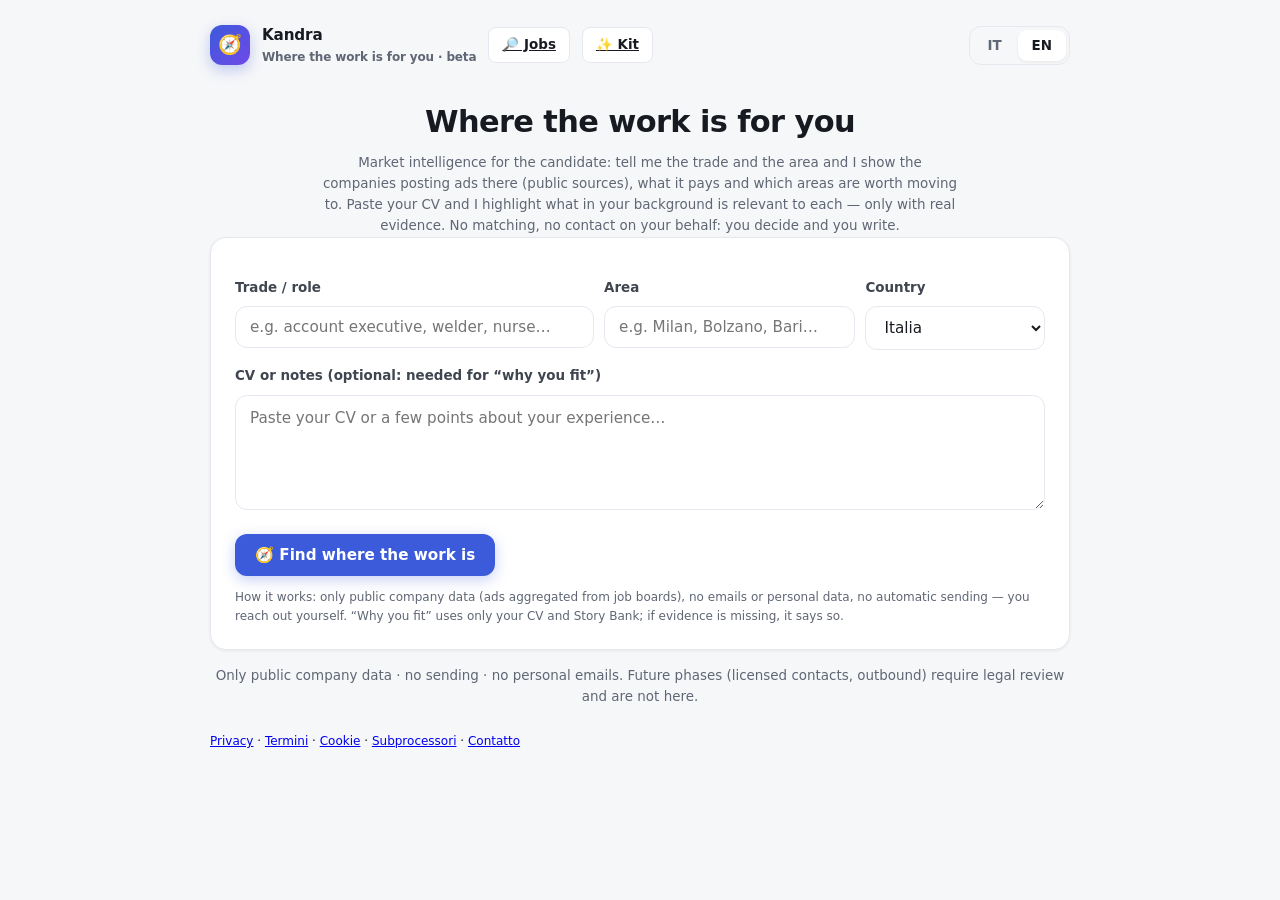
<file: caccia.html>
<!DOCTYPE html>
<html lang="it">
<head>
<meta charset="UTF-8">
<meta name="viewport" content="width=device-width, initial-scale=1.0">
<title>Dove sta il lavoro per te — Kandra</title>
<meta name="theme-color" content="#3b5bdb">
<meta name="description" content="Aziende che assumono nel tuo mestiere e nella tua zona, quanto puoi guadagnare e dove conviene spostarti. Solo dati pubblici, contatti tu di persona.">
<meta name="robots" content="noindex,follow">
<!-- SITE-BASE: aggiornare al cambio dominio -->
<link rel="canonical" href="https://livecallcopilot459adf1e-api-prod.functions.fnc.fr-par.scw.cloud/app/caccia.html">
<link rel="icon" type="image/png" sizes="32x32" href="icons/favicon-32.png">
<link rel="stylesheet" href="assets/design-system-v3.css">
<link rel="stylesheet" href="assets/page-caccia-v1.css">
</head>
<body class="ds-page">
<a href="#main" class="skip-link" data-i="skipLink">Salta al contenuto</a>
<div class="ds-wrap">
  <header class="topbar">
    <div class="logo" aria-hidden="true">🧭</div>
    <div class="brand">Kandra<small data-i="brandSub"></small></div>
    <nav aria-label="Sezioni del sito" class="topnav">
      <a class="ds-btn ds-btn-ghost ds-btn-sm" href="jobs.html" data-i="toJobs"></a>
      <a class="ds-btn ds-btn-ghost ds-btn-sm" href="kit.html" data-i="toKit"></a>
    </nav>
    <div class="ds-seg" id="langSeg" role="group" aria-label="Lingua / Language">
      <button data-lang="it" class="on" aria-pressed="true">IT</button>
      <button data-lang="en" aria-pressed="false">EN</button>
    </div>
  </header>

  <main id="main">
  <div class="hero">
    <h1 class="ds-h1" data-i="heroH"></h1>
    <p class="ds-muted" data-i="heroP"></p>
  </div>

  <div class="ds-card">
    <form id="huntForm" novalidate>
      <div class="grid3">
        <div><label class="ds-label" for="what" data-i="whatL"></label><input class="ds-input" id="what" required aria-required="true" data-i-ph="whatPh"></div>
        <div><label class="ds-label" for="where" data-i="whereL"></label><input class="ds-input" id="where" required aria-required="true" data-i-ph="wherePh"></div>
        <div><label class="ds-label" for="country" data-i="countryL"></label><select class="ds-select" id="country">
          <option value="it" selected>Italia</option><option value="fr">France</option><option value="de">Deutschland</option><option value="es">España</option>
          <option value="nl">Nederland</option><option value="be">Belgique</option><option value="at">Österreich</option><option value="pt">Portugal</option><option value="gb">United Kingdom</option>
        </select></div>
      </div>
      <label class="ds-label" for="cv" data-i="cvL"></label>
      <textarea class="ds-textarea" id="cv" rows="4" maxlength="8000" data-i-ph="cvPh"></textarea>
      <div style="display:flex;gap:10px;align-items:center;flex-wrap:wrap;margin-top:var(--ds-s4)">
        <button type="submit" class="ds-btn ds-btn-primary" id="goBtn" data-i="go"></button>
        <button type="button" class="ds-btn ds-btn-ghost ds-btn-sm" id="cancelBtn" style="display:none" data-i="cancel"></button>
        <span class="ds-status" id="status" role="status"></span>
      </div>
      <div class="visually-hidden" id="a11yAlert" role="alert"></div>
    </form>
    <p class="ds-muted guard" data-i="guard"></p>
  </div>

  <!-- risultati: costruiti SOLO con nodi -->
  <div id="results" style="display:none">
    <div class="ds-card"><h2 class="ds-h2" data-i="compH"></h2><p class="ds-muted" data-i="compSub"></p><div id="companies"></div></div>
    <div class="ds-card"><h2 class="ds-h2" data-i="earnH"></h2><div id="earn"></div></div>
    <div class="ds-card"><h2 class="ds-h2" data-i="moveH"></h2><p class="ds-muted" id="moveNote"></p><div id="move"></div></div>
  </div>
  </main>

  <footer class="ds-muted" style="text-align:center" data-i="foot"></footer>
  <nav class="legal-links" aria-label="Legale" style="font-size:var(--ds-t-xs);margin-top:8px"><a href="privacy.html">Privacy</a> · <a href="termini.html">Termini</a> · <a href="cookie.html">Cookie</a> · <a href="subprocessori.html">Subprocessori</a> · <a href="contatto.html">Contatto</a></nav>
</div>
<script src="assets/lcc-core-v4.js"></script>
<script src="assets/caccia-v2.js"></script>
</body>
</html>
</file>
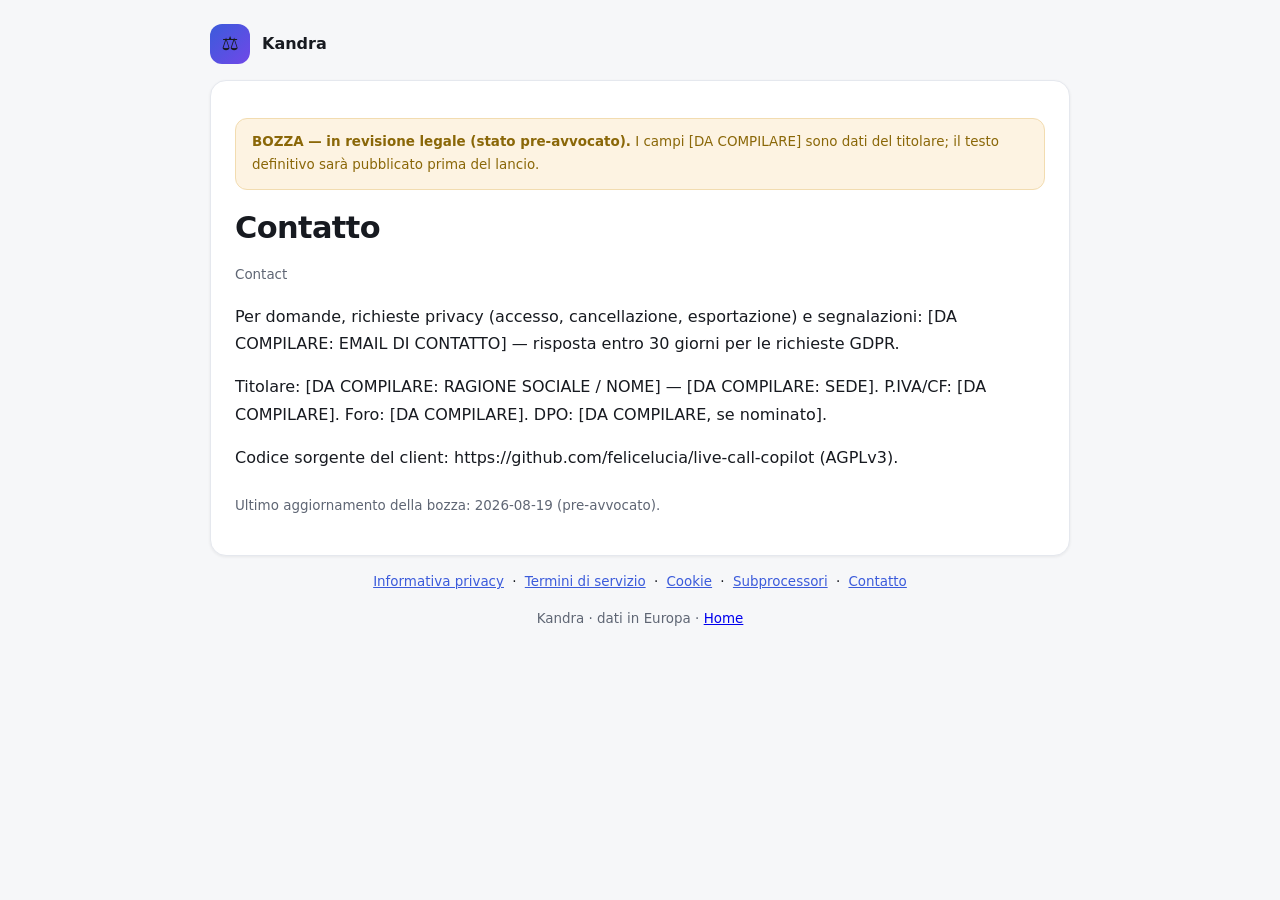
<file: contatto.html>
<!DOCTYPE html>
<html lang="it">
<head>
<meta charset="UTF-8">
<meta name="viewport" content="width=device-width, initial-scale=1.0">
<title>Contatto — Kandra</title>
<meta name="robots" content="noindex,follow">
<meta name="description" content="Contatto di Kandra — bozza in revisione legale.">
<!-- SITE-BASE: aggiornare al cambio dominio -->
<link rel="canonical" href="https://livecallcopilot459adf1e-api-prod.functions.fnc.fr-par.scw.cloud/app/contatto.html">
<link rel="icon" type="image/png" sizes="32x32" href="icons/favicon-32.png">
<link rel="stylesheet" href="assets/design-system-v3.css">
<link rel="stylesheet" href="assets/page-legal-v1.css">
</head>
<body class="ds-page">
<a href="#main" class="skip-link">Salta al contenuto</a>
<div class="ds-wrap">
  <header class="topbar"><div class="logo" aria-hidden="true">⚖️</div><a class="brand" href="landing.html">Kandra</a></header>
  <main id="main">
    <div class="ds-card">
      <p class="draft" role="note"><strong>BOZZA — in revisione legale (stato pre-avvocato).</strong> I campi [DA COMPILARE] sono dati del titolare; il testo definitivo sarà pubblicato prima del lancio.</p>
      <h1 class="ds-h1">Contatto</h1>
      <p class="ds-muted" lang="en">Contact</p>
      <p>Per domande, richieste privacy (accesso, cancellazione, esportazione) e segnalazioni: [DA COMPILARE: EMAIL DI CONTATTO] — risposta entro 30 giorni per le richieste GDPR.</p>
      <p>Titolare: [DA COMPILARE: RAGIONE SOCIALE / NOME] — [DA COMPILARE: SEDE]. P.IVA/CF: [DA COMPILARE]. Foro: [DA COMPILARE]. DPO: [DA COMPILARE, se nominato].</p>
      <p>Codice sorgente del client: https://github.com/felicelucia/live-call-copilot (AGPLv3).</p>
      <p class="ds-muted" style="margin-top:var(--ds-s5)">Ultimo aggiornamento della bozza: 2026-08-19 (pre-avvocato).</p>
    </div>
    <nav class="legalnav" aria-label="Pagine legali"><a href="privacy.html">Informativa privacy</a> · <a href="termini.html">Termini di servizio</a> · <a href="cookie.html">Cookie</a> · <a href="subprocessori.html">Subprocessori</a> · <a href="contatto.html">Contatto</a></nav>
  </main>
  <footer class="ds-muted" style="text-align:center">Kandra · dati in Europa · <a href="landing.html">Home</a></footer>
</div>
<script src="assets/lcc-core-v4.js"></script>
</body>
</html>
</file>
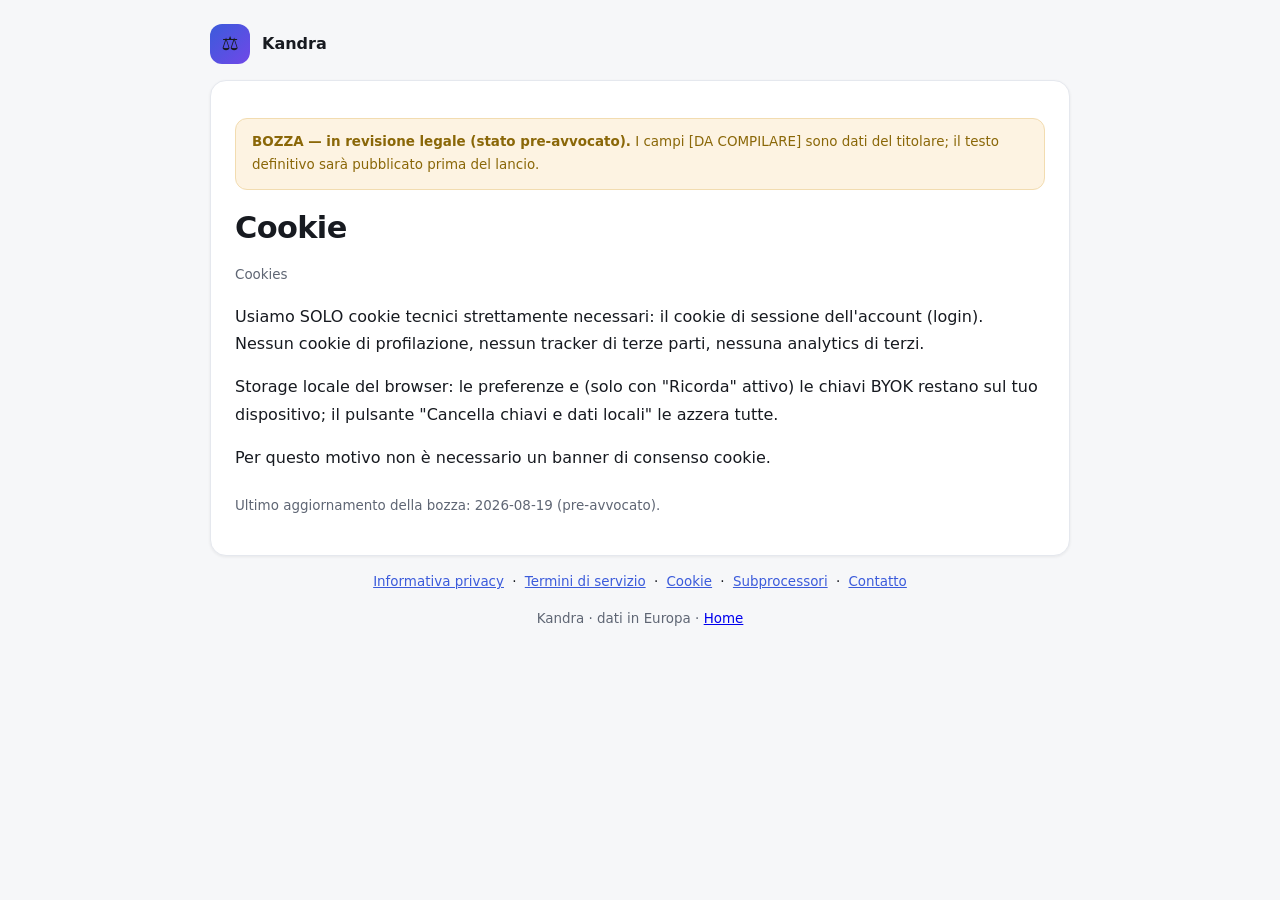
<file: cookie.html>
<!DOCTYPE html>
<html lang="it">
<head>
<meta charset="UTF-8">
<meta name="viewport" content="width=device-width, initial-scale=1.0">
<title>Cookie — Kandra</title>
<meta name="robots" content="noindex,follow">
<meta name="description" content="Cookie di Kandra — bozza in revisione legale.">
<!-- SITE-BASE: aggiornare al cambio dominio -->
<link rel="canonical" href="https://livecallcopilot459adf1e-api-prod.functions.fnc.fr-par.scw.cloud/app/cookie.html">
<link rel="icon" type="image/png" sizes="32x32" href="icons/favicon-32.png">
<link rel="stylesheet" href="assets/design-system-v3.css">
<link rel="stylesheet" href="assets/page-legal-v1.css">
</head>
<body class="ds-page">
<a href="#main" class="skip-link">Salta al contenuto</a>
<div class="ds-wrap">
  <header class="topbar"><div class="logo" aria-hidden="true">⚖️</div><a class="brand" href="landing.html">Kandra</a></header>
  <main id="main">
    <div class="ds-card">
      <p class="draft" role="note"><strong>BOZZA — in revisione legale (stato pre-avvocato).</strong> I campi [DA COMPILARE] sono dati del titolare; il testo definitivo sarà pubblicato prima del lancio.</p>
      <h1 class="ds-h1">Cookie</h1>
      <p class="ds-muted" lang="en">Cookies</p>
      <p>Usiamo SOLO cookie tecnici strettamente necessari: il cookie di sessione dell'account (login). Nessun cookie di profilazione, nessun tracker di terze parti, nessuna analytics di terzi.</p>
      <p>Storage locale del browser: le preferenze e (solo con "Ricorda" attivo) le chiavi BYOK restano sul tuo dispositivo; il pulsante "Cancella chiavi e dati locali" le azzera tutte.</p>
      <p>Per questo motivo non è necessario un banner di consenso cookie.</p>
      <p class="ds-muted" style="margin-top:var(--ds-s5)">Ultimo aggiornamento della bozza: 2026-08-19 (pre-avvocato).</p>
    </div>
    <nav class="legalnav" aria-label="Pagine legali"><a href="privacy.html">Informativa privacy</a> · <a href="termini.html">Termini di servizio</a> · <a href="cookie.html">Cookie</a> · <a href="subprocessori.html">Subprocessori</a> · <a href="contatto.html">Contatto</a></nav>
  </main>
  <footer class="ds-muted" style="text-align:center">Kandra · dati in Europa · <a href="landing.html">Home</a></footer>
</div>
<script src="assets/lcc-core-v4.js"></script>
</body>
</html>
</file>
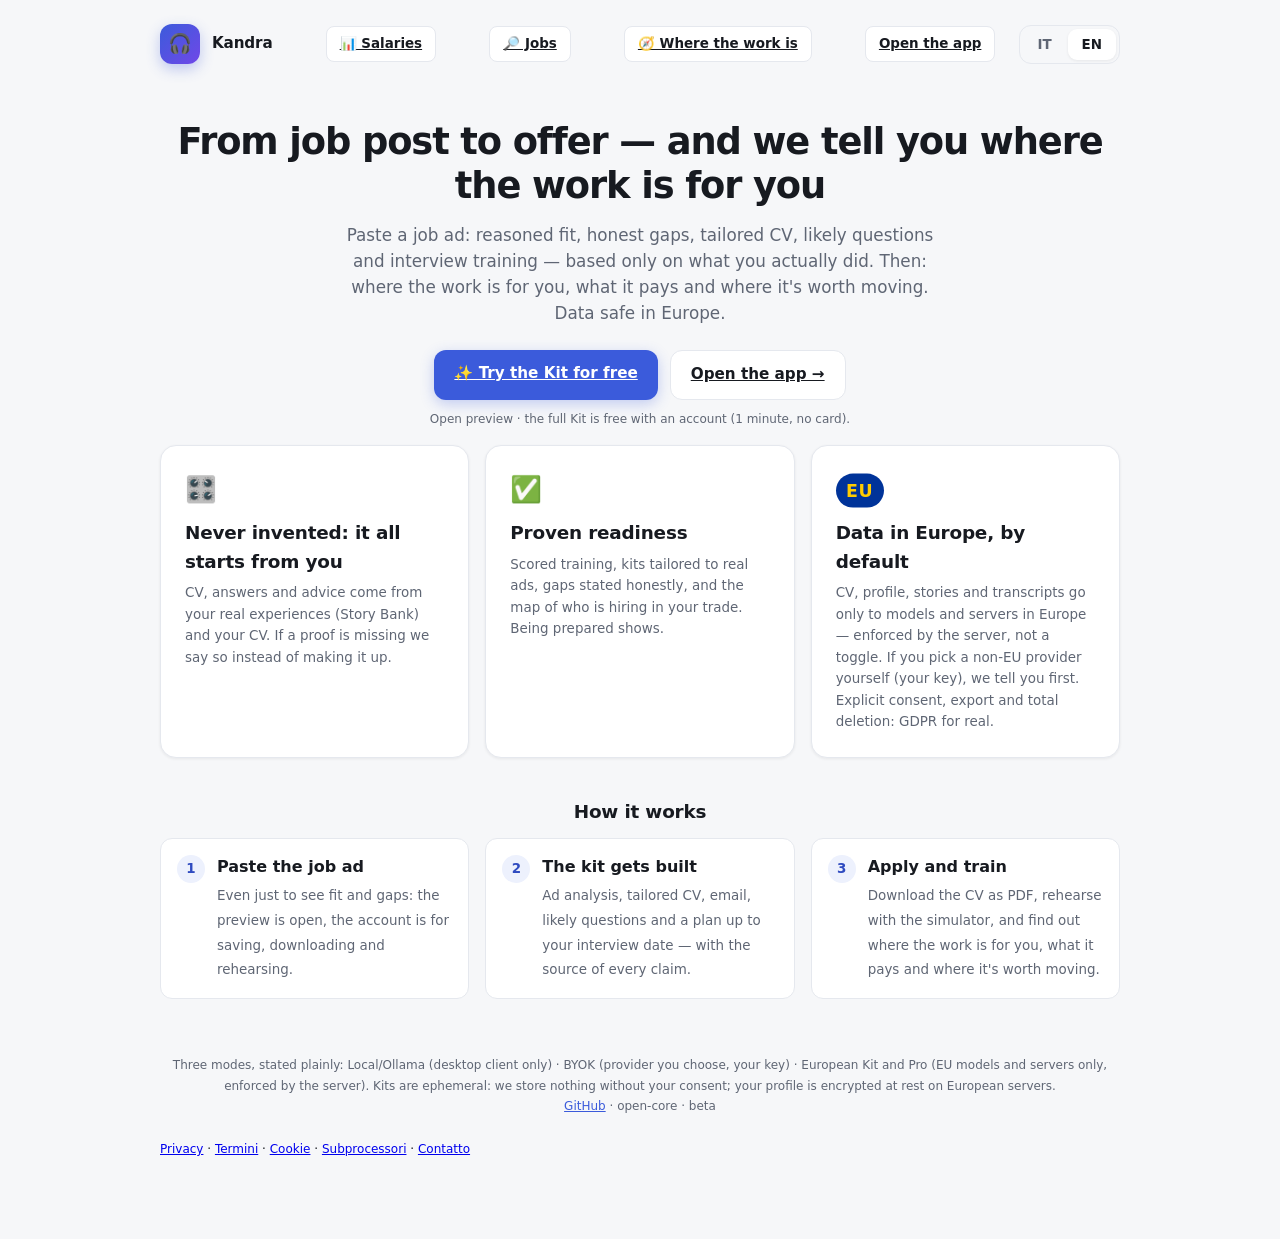
<file: landing.html>
﻿<!DOCTYPE html>
<html lang="it">
<head>
<meta charset="UTF-8">
<meta name="viewport" content="width=device-width, initial-scale=1.0">
<title>Kandra — dal job post all'offerta</title>
<meta name="theme-color" content="#3b5bdb">
<meta name="description" content="Dal job post all'offerta: CV su misura, colloquio allenato, storie vere. E ti diciamo dove sta il lavoro per te, quanto rende e dove conviene spostarti. Dati al sicuro in Europa.">
<!-- ═══ SITE-BASE (URL assoluti richiesti dagli scraper OG, che non eseguono JS):
     al cambio dominio aggiornare SOLO questo blocco. ═══ -->
<link rel="canonical" href="https://livecallcopilot459adf1e-api-prod.functions.fnc.fr-par.scw.cloud/app/landing.html">
<meta property="og:type" content="website">
<meta property="og:site_name" content="Kandra">
<meta property="og:title" content="Kandra — dal job post all'offerta">
<meta property="og:description" content="Dal job post all'offerta: CV su misura, colloquio allenato, storie vere. E ti diciamo dove sta il lavoro per te, quanto rende e dove conviene spostarti. Dati al sicuro in Europa.">
<meta property="og:url" content="https://livecallcopilot459adf1e-api-prod.functions.fnc.fr-par.scw.cloud/app/landing.html">
<meta property="og:image" content="https://livecallcopilot459adf1e-api-prod.functions.fnc.fr-par.scw.cloud/app/assets/social-card-v1.png">
<meta property="og:image:width" content="1200">
<meta property="og:image:height" content="630">
<meta property="og:locale" content="it_IT">
<meta property="og:locale:alternate" content="en_GB">
<meta name="twitter:card" content="summary_large_image">
<meta name="twitter:title" content="Kandra — dal job post all'offerta">
<meta name="twitter:description" content="Dal job post all'offerta — CV su misura, colloqui allenati, dati al sicuro in Europa.">
<meta name="twitter:image" content="https://livecallcopilot459adf1e-api-prod.functions.fnc.fr-par.scw.cloud/app/assets/social-card-v1.png">
<!-- ═══ fine SITE-BASE ═══ -->
<link rel="icon" type="image/png" sizes="32x32" href="icons/favicon-32.png">
<link rel="stylesheet" href="assets/design-system-v3.css">
<link rel="stylesheet" href="assets/page-landing-v1.css">
</head>
<body class="ds-page">
<a href="#main" class="skip-link" data-i="skipLink">Salta al contenuto</a>
<div class="ds-wrap" style="max-width:960px">

  <header class="topbar">
    <div class="logo" aria-hidden="true">🎧</div>
    <div class="brand">Kandra</div>
    <nav aria-label="Sezioni del sito" style="display:contents">
      <a class="ds-btn ds-btn-ghost ds-btn-sm" href="/stipendi" data-i="navSal"></a>
      <a class="ds-btn ds-btn-ghost ds-btn-sm" href="jobs.html" data-i="navJobs"></a>
      <a class="ds-btn ds-btn-ghost ds-btn-sm" href="caccia.html" data-i="navHunt"></a>
      <a class="ds-btn ds-btn-ghost ds-btn-sm" href="index.html" data-i="openApp"></a>
    </nav>
    <div class="ds-seg" id="langSeg" role="group" aria-label="Lingua / Language">
      <button data-lang="it" class="on" aria-pressed="true">IT</button>
      <button data-lang="en" aria-pressed="false">EN</button>
    </div>
  </header>

  <main id="main">
  <div class="hero">
    <h1 data-i="heroH"></h1>
    <p data-i="heroP"></p>
    <div class="cta">
      <a class="ds-btn ds-btn-primary" href="kit.html" data-i="ctaKit"></a>
      <a class="ds-btn ds-btn-ghost" href="index.html" data-i="ctaApp"></a>
    </div>
    <div class="ds-muted" style="font-size:var(--ds-t-xs);margin-top:10px" data-i="ctaNote"></div>
  </div>

  <h2 class="visually-hidden" data-i="pillarsH">Perché Kandra</h2>
  <div class="pillars">
    <div class="pillar"><div class="ic" aria-hidden="true">🎛️</div><h3 data-i="p1H"></h3><p data-i="p1P"></p></div>
    <div class="pillar"><div class="ic" aria-hidden="true">✅</div><h3 data-i="p2H"></h3><p data-i="p2P"></p></div>
    <div class="pillar"><div class="ic"><span class="ds-eu">EU</span></div><h3 data-i="p3H"></h3><p data-i="p3P"></p></div>
  </div>

  <h2 class="ds-h2 sect-title" data-i="howH"></h2>
  <div class="steps">
    <div class="step"><b data-i="s1H"></b><span data-i="s1P"></span></div>
    <div class="step"><b data-i="s2H"></b><span data-i="s2P"></span></div>
    <div class="step"><b data-i="s3H"></b><span data-i="s3P"></span></div>
  </div>
  </main>

  <footer>
    <span data-i="footPriv"></span><br>
    <a href="https://github.com/felicelucia/live-call-copilot" target="_blank" rel="noopener">GitHub</a> · <span data-i="footBeta"></span>
  </footer>
  <nav class="legal-links" aria-label="Legale" style="font-size:var(--ds-t-xs);margin-top:8px"><a href="privacy.html">Privacy</a> · <a href="termini.html">Termini</a> · <a href="cookie.html">Cookie</a> · <a href="subprocessori.html">Subprocessori</a> · <a href="contatto.html">Contatto</a></nav>
</div>

<script src="assets/lcc-core-v4.js"></script>
<script src="assets/landing-v8.js"></script>
</body>
</html>
</file>
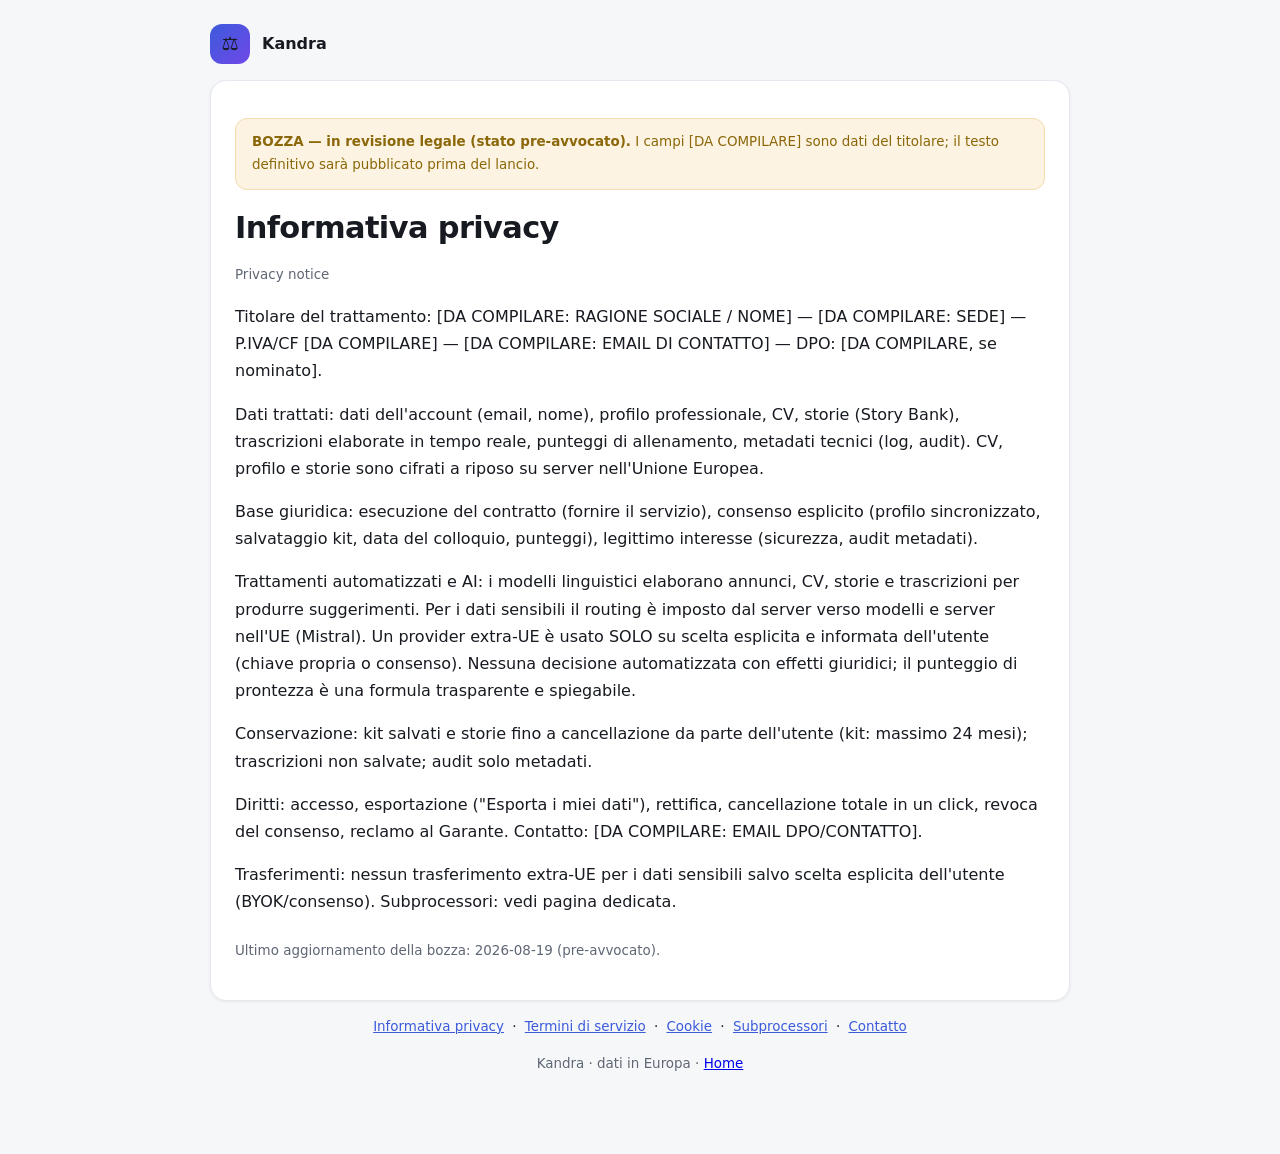
<file: privacy.html>
<!DOCTYPE html>
<html lang="it">
<head>
<meta charset="UTF-8">
<meta name="viewport" content="width=device-width, initial-scale=1.0">
<title>Informativa privacy — Kandra</title>
<meta name="robots" content="noindex,follow">
<meta name="description" content="Informativa privacy di Kandra — bozza in revisione legale.">
<!-- SITE-BASE: aggiornare al cambio dominio -->
<link rel="canonical" href="https://livecallcopilot459adf1e-api-prod.functions.fnc.fr-par.scw.cloud/app/privacy.html">
<link rel="icon" type="image/png" sizes="32x32" href="icons/favicon-32.png">
<link rel="stylesheet" href="assets/design-system-v3.css">
<link rel="stylesheet" href="assets/page-legal-v1.css">
</head>
<body class="ds-page">
<a href="#main" class="skip-link">Salta al contenuto</a>
<div class="ds-wrap">
  <header class="topbar"><div class="logo" aria-hidden="true">⚖️</div><a class="brand" href="landing.html">Kandra</a></header>
  <main id="main">
    <div class="ds-card">
      <p class="draft" role="note"><strong>BOZZA — in revisione legale (stato pre-avvocato).</strong> I campi [DA COMPILARE] sono dati del titolare; il testo definitivo sarà pubblicato prima del lancio.</p>
      <h1 class="ds-h1">Informativa privacy</h1>
      <p class="ds-muted" lang="en">Privacy notice</p>
      <p>Titolare del trattamento: [DA COMPILARE: RAGIONE SOCIALE / NOME] — [DA COMPILARE: SEDE] — P.IVA/CF [DA COMPILARE] — [DA COMPILARE: EMAIL DI CONTATTO] — DPO: [DA COMPILARE, se nominato].</p>
      <p>Dati trattati: dati dell'account (email, nome), profilo professionale, CV, storie (Story Bank), trascrizioni elaborate in tempo reale, punteggi di allenamento, metadati tecnici (log, audit). CV, profilo e storie sono cifrati a riposo su server nell'Unione Europea.</p>
      <p>Base giuridica: esecuzione del contratto (fornire il servizio), consenso esplicito (profilo sincronizzato, salvataggio kit, data del colloquio, punteggi), legittimo interesse (sicurezza, audit metadati).</p>
      <p>Trattamenti automatizzati e AI: i modelli linguistici elaborano annunci, CV, storie e trascrizioni per produrre suggerimenti. Per i dati sensibili il routing è imposto dal server verso modelli e server nell'UE (Mistral). Un provider extra-UE è usato SOLO su scelta esplicita e informata dell'utente (chiave propria o consenso). Nessuna decisione automatizzata con effetti giuridici; il punteggio di prontezza è una formula trasparente e spiegabile.</p>
      <p>Conservazione: kit salvati e storie fino a cancellazione da parte dell'utente (kit: massimo 24 mesi); trascrizioni non salvate; audit solo metadati.</p>
      <p>Diritti: accesso, esportazione ("Esporta i miei dati"), rettifica, cancellazione totale in un click, revoca del consenso, reclamo al Garante. Contatto: [DA COMPILARE: EMAIL DPO/CONTATTO].</p>
      <p>Trasferimenti: nessun trasferimento extra-UE per i dati sensibili salvo scelta esplicita dell'utente (BYOK/consenso). Subprocessori: vedi pagina dedicata.</p>
      <p class="ds-muted" style="margin-top:var(--ds-s5)">Ultimo aggiornamento della bozza: 2026-08-19 (pre-avvocato).</p>
    </div>
    <nav class="legalnav" aria-label="Pagine legali"><a href="privacy.html">Informativa privacy</a> · <a href="termini.html">Termini di servizio</a> · <a href="cookie.html">Cookie</a> · <a href="subprocessori.html">Subprocessori</a> · <a href="contatto.html">Contatto</a></nav>
  </main>
  <footer class="ds-muted" style="text-align:center">Kandra · dati in Europa · <a href="landing.html">Home</a></footer>
</div>
<script src="assets/lcc-core-v4.js"></script>
</body>
</html>
</file>
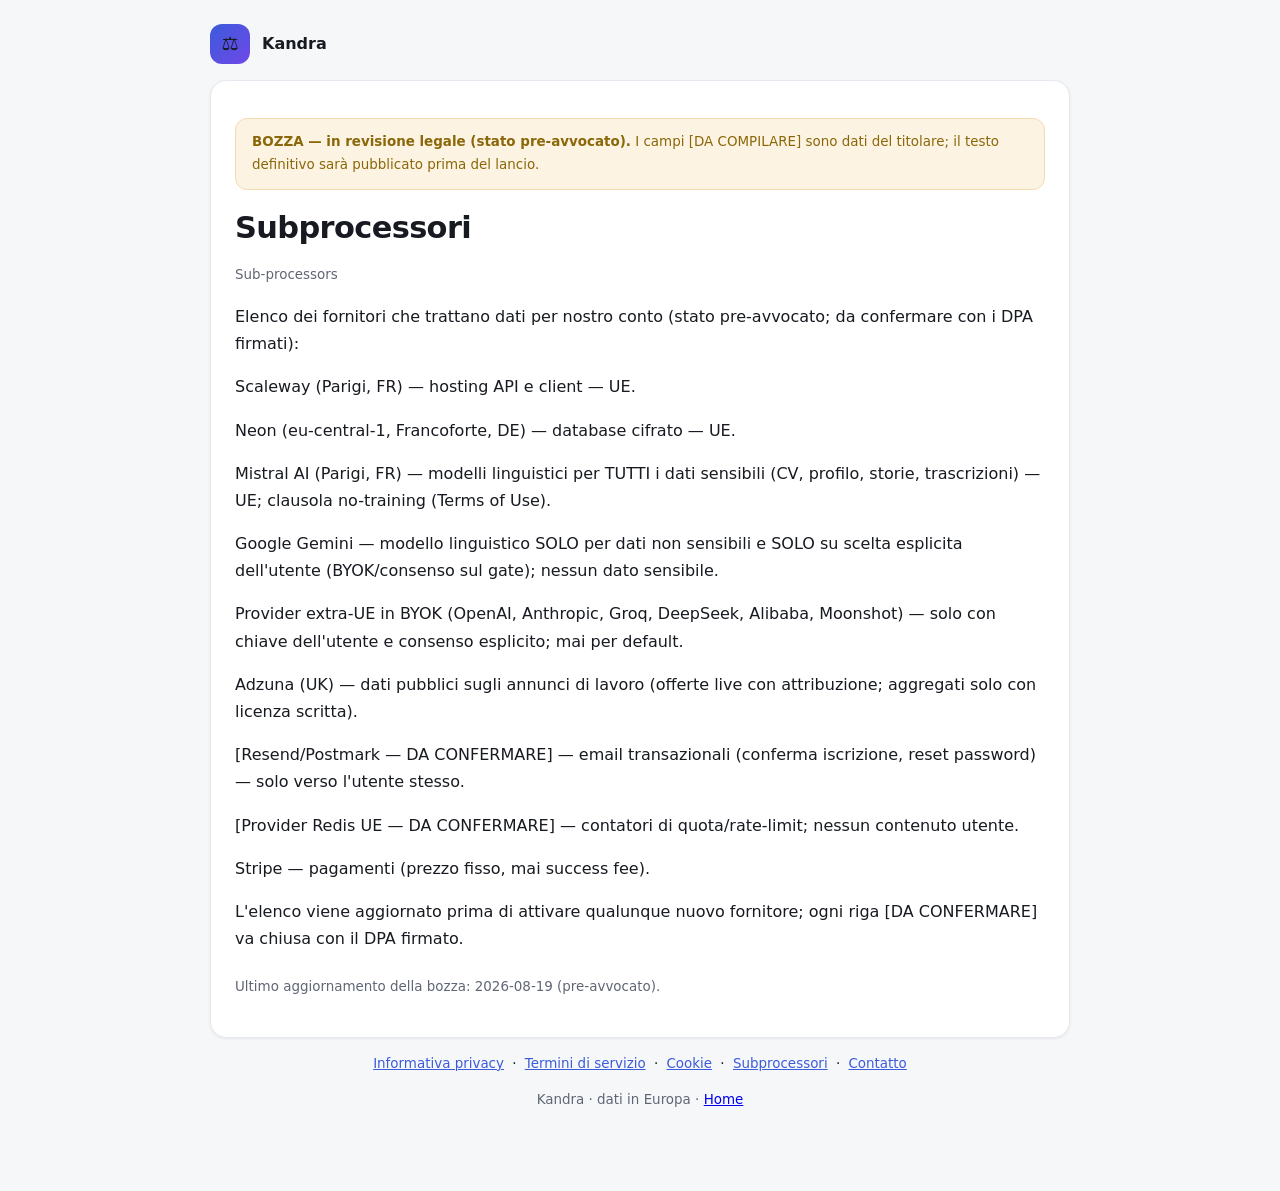
<file: subprocessori.html>
<!DOCTYPE html>
<html lang="it">
<head>
<meta charset="UTF-8">
<meta name="viewport" content="width=device-width, initial-scale=1.0">
<title>Subprocessori — Kandra</title>
<meta name="robots" content="noindex,follow">
<meta name="description" content="Subprocessori di Kandra — bozza in revisione legale.">
<!-- SITE-BASE: aggiornare al cambio dominio -->
<link rel="canonical" href="https://livecallcopilot459adf1e-api-prod.functions.fnc.fr-par.scw.cloud/app/subprocessori.html">
<link rel="icon" type="image/png" sizes="32x32" href="icons/favicon-32.png">
<link rel="stylesheet" href="assets/design-system-v3.css">
<link rel="stylesheet" href="assets/page-legal-v1.css">
</head>
<body class="ds-page">
<a href="#main" class="skip-link">Salta al contenuto</a>
<div class="ds-wrap">
  <header class="topbar"><div class="logo" aria-hidden="true">⚖️</div><a class="brand" href="landing.html">Kandra</a></header>
  <main id="main">
    <div class="ds-card">
      <p class="draft" role="note"><strong>BOZZA — in revisione legale (stato pre-avvocato).</strong> I campi [DA COMPILARE] sono dati del titolare; il testo definitivo sarà pubblicato prima del lancio.</p>
      <h1 class="ds-h1">Subprocessori</h1>
      <p class="ds-muted" lang="en">Sub-processors</p>
      <p>Elenco dei fornitori che trattano dati per nostro conto (stato pre-avvocato; da confermare con i DPA firmati):</p>
      <p>Scaleway (Parigi, FR) — hosting API e client — UE.</p>
      <p>Neon (eu-central-1, Francoforte, DE) — database cifrato — UE.</p>
      <p>Mistral AI (Parigi, FR) — modelli linguistici per TUTTI i dati sensibili (CV, profilo, storie, trascrizioni) — UE; clausola no-training (Terms of Use).</p>
      <p>Google Gemini — modello linguistico SOLO per dati non sensibili e SOLO su scelta esplicita dell'utente (BYOK/consenso sul gate); nessun dato sensibile.</p>
      <p>Provider extra-UE in BYOK (OpenAI, Anthropic, Groq, DeepSeek, Alibaba, Moonshot) — solo con chiave dell'utente e consenso esplicito; mai per default.</p>
      <p>Adzuna (UK) — dati pubblici sugli annunci di lavoro (offerte live con attribuzione; aggregati solo con licenza scritta).</p>
      <p>[Resend/Postmark — DA CONFERMARE] — email transazionali (conferma iscrizione, reset password) — solo verso l'utente stesso.</p>
      <p>[Provider Redis UE — DA CONFERMARE] — contatori di quota/rate-limit; nessun contenuto utente.</p>
      <p>Stripe — pagamenti (prezzo fisso, mai success fee).</p>
      <p>L'elenco viene aggiornato prima di attivare qualunque nuovo fornitore; ogni riga [DA CONFERMARE] va chiusa con il DPA firmato.</p>
      <p class="ds-muted" style="margin-top:var(--ds-s5)">Ultimo aggiornamento della bozza: 2026-08-19 (pre-avvocato).</p>
    </div>
    <nav class="legalnav" aria-label="Pagine legali"><a href="privacy.html">Informativa privacy</a> · <a href="termini.html">Termini di servizio</a> · <a href="cookie.html">Cookie</a> · <a href="subprocessori.html">Subprocessori</a> · <a href="contatto.html">Contatto</a></nav>
  </main>
  <footer class="ds-muted" style="text-align:center">Kandra · dati in Europa · <a href="landing.html">Home</a></footer>
</div>
<script src="assets/lcc-core-v4.js"></script>
</body>
</html>
</file>
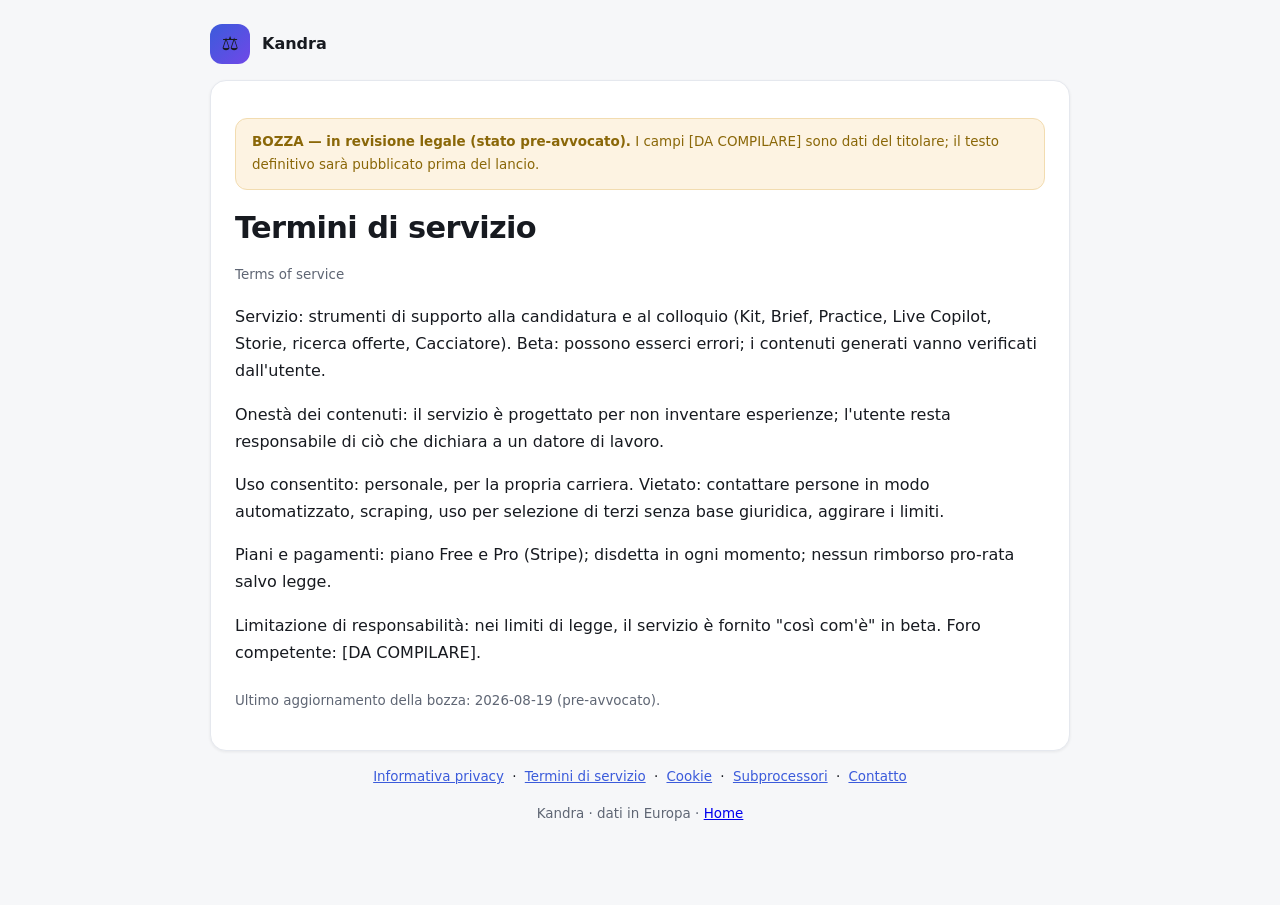
<file: termini.html>
<!DOCTYPE html>
<html lang="it">
<head>
<meta charset="UTF-8">
<meta name="viewport" content="width=device-width, initial-scale=1.0">
<title>Termini di servizio — Kandra</title>
<meta name="robots" content="noindex,follow">
<meta name="description" content="Termini di servizio di Kandra — bozza in revisione legale.">
<!-- SITE-BASE: aggiornare al cambio dominio -->
<link rel="canonical" href="https://livecallcopilot459adf1e-api-prod.functions.fnc.fr-par.scw.cloud/app/termini.html">
<link rel="icon" type="image/png" sizes="32x32" href="icons/favicon-32.png">
<link rel="stylesheet" href="assets/design-system-v3.css">
<link rel="stylesheet" href="assets/page-legal-v1.css">
</head>
<body class="ds-page">
<a href="#main" class="skip-link">Salta al contenuto</a>
<div class="ds-wrap">
  <header class="topbar"><div class="logo" aria-hidden="true">⚖️</div><a class="brand" href="landing.html">Kandra</a></header>
  <main id="main">
    <div class="ds-card">
      <p class="draft" role="note"><strong>BOZZA — in revisione legale (stato pre-avvocato).</strong> I campi [DA COMPILARE] sono dati del titolare; il testo definitivo sarà pubblicato prima del lancio.</p>
      <h1 class="ds-h1">Termini di servizio</h1>
      <p class="ds-muted" lang="en">Terms of service</p>
      <p>Servizio: strumenti di supporto alla candidatura e al colloquio (Kit, Brief, Practice, Live Copilot, Storie, ricerca offerte, Cacciatore). Beta: possono esserci errori; i contenuti generati vanno verificati dall'utente.</p>
      <p>Onestà dei contenuti: il servizio è progettato per non inventare esperienze; l'utente resta responsabile di ciò che dichiara a un datore di lavoro.</p>
      <p>Uso consentito: personale, per la propria carriera. Vietato: contattare persone in modo automatizzato, scraping, uso per selezione di terzi senza base giuridica, aggirare i limiti.</p>
      <p>Piani e pagamenti: piano Free e Pro (Stripe); disdetta in ogni momento; nessun rimborso pro-rata salvo legge.</p>
      <p>Limitazione di responsabilità: nei limiti di legge, il servizio è fornito "così com'è" in beta. Foro competente: [DA COMPILARE].</p>
      <p class="ds-muted" style="margin-top:var(--ds-s5)">Ultimo aggiornamento della bozza: 2026-08-19 (pre-avvocato).</p>
    </div>
    <nav class="legalnav" aria-label="Pagine legali"><a href="privacy.html">Informativa privacy</a> · <a href="termini.html">Termini di servizio</a> · <a href="cookie.html">Cookie</a> · <a href="subprocessori.html">Subprocessori</a> · <a href="contatto.html">Contatto</a></nav>
  </main>
  <footer class="ds-muted" style="text-align:center">Kandra · dati in Europa · <a href="landing.html">Home</a></footer>
</div>
<script src="assets/lcc-core-v4.js"></script>
</body>
</html>
</file>
<file: assets/design-system-v3.css>
/* ═══════════════════════════════════════════════════════════════════════
   Live Call Copilot — Design System v1
   Il linguaggio visivo nuovo: nasce con la pagina Kit, poi si retro-applica
   a index.html e practice.html. Un solo accento, tipografia seria, spazi
   generosi. Nessuna dipendenza esterna: Inter se installato, altrimenti
   lo stack di sistema.
   ═══════════════════════════════════════════════════════════════════════ */

:root{
  /* palette — un accento solo (indaco europeo) */
  --ds-bg:#f6f7f9;
  --ds-surface:#ffffff;
  --ds-ink:#171a20;
  /* scurito per WCAG AA anche su fondo accent-soft (≥5:1 su tutte le superfici) */
  --ds-muted:#5f6674;
  --ds-line:#e5e8ee;
  --ds-accent:#3b5bdb;
  --ds-accent-deep:#2f4bc0;
  --ds-accent-soft:#edf1fd;
  /* verde scurito per WCAG AA: 5.0:1 sia come testo su bianco sia col bianco sopra */
  --ds-ok:#087f5b;
  --ds-ok-soft:#e6f7f1;
  --ds-warn:#e8930c;
  /* l'ambra pura non regge come testo (2.4:1): per il testo si usa questa */
  --ds-warn-text:#8a6708;
  --ds-warn-soft:#fdf3e2;
  --ds-err:#e03131;
  --ds-err-soft:#fdeeee;

  /* tipografia */
  --ds-font:'Inter',ui-sans-serif,system-ui,-apple-system,"Segoe UI",Roboto,"Helvetica Neue",sans-serif;
  --ds-mono:ui-monospace,'Cascadia Code',Consolas,monospace;
  --ds-t-xs:.75rem; --ds-t-sm:.84rem; --ds-t-base:.95rem;
  --ds-t-lg:1.15rem; --ds-t-xl:1.45rem; --ds-t-2xl:1.9rem;

  /* spaziatura, raggi, ombre */
  --ds-s1:4px; --ds-s2:8px; --ds-s3:12px; --ds-s4:16px; --ds-s5:24px; --ds-s6:40px;
  --ds-r-s:8px; --ds-r-m:12px; --ds-r-l:16px;
  --ds-sh-s:0 1px 3px rgba(23,26,32,.07);
  --ds-sh-m:0 8px 28px rgba(23,26,32,.09);
}

/* accessibilità: focus sempre visibile (solo da tastiera), skip link, testo per screen reader */
:where(a,button,input,select,textarea,summary,[tabindex]):focus-visible{outline:2px solid var(--ds-accent);outline-offset:2px;border-radius:4px;}
.skip-link{position:absolute;left:-9999px;top:0;z-index:100;background:var(--ds-accent);color:#fff;font-weight:700;padding:10px 18px;border-radius:0 0 var(--ds-r-s) 0;text-decoration:none;}
.skip-link:focus{left:0;}
.visually-hidden{position:absolute;width:1px;height:1px;padding:0;margin:-1px;overflow:hidden;clip:rect(0 0 0 0);white-space:nowrap;border:0;}

/* dialog di conferma (sostituisce i confirm() nativi) */
.ds-dialog{border:none;border-radius:var(--ds-r-l);box-shadow:var(--ds-sh-m);padding:var(--ds-s5);max-width:420px;width:calc(100vw - 48px);color:var(--ds-ink);font-family:var(--ds-font);}
.ds-dialog::backdrop{background:rgba(23,26,32,.45);}
.ds-dialog h2{font-size:var(--ds-t-lg);font-weight:700;margin:0 0 var(--ds-s2);}
.ds-dialog p{margin:0 0 var(--ds-s4);color:var(--ds-muted);font-size:var(--ds-t-sm);line-height:1.6;}
.ds-dialog .ds-dialog-btns{display:flex;gap:10px;justify-content:flex-end;flex-wrap:wrap;}

/* base */
.ds-page{margin:0;background:var(--ds-bg);color:var(--ds-ink);font-family:var(--ds-font);line-height:1.55;-webkit-font-smoothing:antialiased;}
.ds-wrap{max-width:860px;margin:0 auto;padding:var(--ds-s4) var(--ds-s4) 80px;display:flex;flex-direction:column;gap:var(--ds-s4);}
.ds-h1{font-size:var(--ds-t-2xl);font-weight:800;letter-spacing:-.02em;margin:0;}
.ds-h2{font-size:var(--ds-t-lg);font-weight:700;letter-spacing:-.01em;margin:0;}
.ds-muted{color:var(--ds-muted);font-size:var(--ds-t-sm);}

/* card */
.ds-card{background:var(--ds-surface);border:1px solid var(--ds-line);border-radius:var(--ds-r-l);padding:var(--ds-s5);box-shadow:var(--ds-sh-s);}

/* bottoni */
.ds-btn{cursor:pointer;border:none;border-radius:var(--ds-r-m);font-family:inherit;font-size:var(--ds-t-base);font-weight:600;padding:12px 20px;transition:filter .15s,transform .05s,background .15s;}
.ds-btn:active{transform:translateY(1px);}
.ds-btn:disabled{opacity:.5;cursor:not-allowed;}
.ds-btn-primary{background:var(--ds-accent);color:#fff;box-shadow:0 4px 14px rgba(59,91,219,.28);}
.ds-btn-primary:hover{background:var(--ds-accent-deep);}
.ds-btn-ghost{background:var(--ds-surface);color:var(--ds-ink);border:1px solid var(--ds-line);}
.ds-btn-ghost:hover{border-color:var(--ds-accent);color:var(--ds-accent);}
.ds-btn-sm{padding:7px 13px;font-size:var(--ds-t-sm);border-radius:var(--ds-r-s);}

/* badge */
.ds-badge{display:inline-flex;align-items:center;gap:5px;font-size:var(--ds-t-xs);font-weight:700;border-radius:20px;padding:3px 10px;background:var(--ds-accent-soft);color:var(--ds-accent-deep);white-space:nowrap;}
/* mini-badge UE per la prosa: l'emoji 🇪🇺 su Windows degrada a "EU" nudo,
   questo renderizza identico ovunque (blu Europa + oro) */
.ds-eu{display:inline-flex;align-items:center;justify-content:center;background:#003399;color:#ffcc00;font-weight:800;font-size:.68em;letter-spacing:.03em;border-radius:999px;padding:.18em .6em;vertical-align:baseline;transform:translateY(-.08em);}
.ds-badge.eu{background:var(--ds-ok-soft);color:#087f5b;}
.ds-badge.warn{background:var(--ds-warn-soft);color:var(--ds-warn-text);}

/* form */
.ds-label{display:block;font-size:var(--ds-t-sm);font-weight:600;color:#3f4650;margin:var(--ds-s4) 0 var(--ds-s2);}
.ds-input,.ds-textarea,.ds-select{width:100%;box-sizing:border-box;background:var(--ds-surface);border:1.5px solid var(--ds-line);color:var(--ds-ink);border-radius:var(--ds-r-m);padding:11px 14px;font-size:var(--ds-t-base);font-family:inherit;outline:none;transition:border-color .15s,box-shadow .15s;}
.ds-input:focus,.ds-textarea:focus,.ds-select:focus{border-color:var(--ds-accent);box-shadow:0 0 0 3px rgba(59,91,219,.12);}
.ds-textarea{resize:vertical;min-height:110px;line-height:1.5;}

/* scelte a segmenti (radio orizzontale) */
.ds-seg{display:inline-flex;background:var(--ds-bg);border:1px solid var(--ds-line);border-radius:var(--ds-r-m);padding:3px;gap:2px;}
.ds-seg button{border:none;background:none;font-family:inherit;font-size:var(--ds-t-sm);font-weight:600;color:var(--ds-muted);padding:8px 14px;border-radius:9px;cursor:pointer;}
.ds-seg button.on{background:var(--ds-surface);color:var(--ds-ink);box-shadow:var(--ds-sh-s);}

/* tab */
.ds-tabs{display:flex;gap:2px;border-bottom:1.5px solid var(--ds-line);}
.ds-tab{border:none;background:none;font-family:inherit;font-size:var(--ds-t-base);font-weight:600;color:var(--ds-muted);padding:10px 18px;cursor:pointer;border-bottom:2.5px solid transparent;margin-bottom:-1.5px;}
.ds-tab.on{color:var(--ds-accent);border-bottom-color:var(--ds-accent);}

/* stato */
.ds-status{font-size:var(--ds-t-sm);color:var(--ds-muted);min-height:1.2em;}
.ds-status.err{color:var(--ds-err);}
.ds-status.ok{color:var(--ds-ok);}

/* prosa (output markdown renderizzato) */
.ds-prose{font-size:var(--ds-t-base);line-height:1.65;}
.ds-prose h1,.ds-prose h2,.ds-prose h3,.ds-prose h4{margin:1.1em 0 .4em;letter-spacing:-.01em;}
.ds-prose h1{font-size:1.3rem;} .ds-prose h2{font-size:1.15rem;} .ds-prose h3,.ds-prose h4{font-size:1rem;}
.ds-prose ul,.ds-prose ol{margin:.4em 0;padding-left:1.4em;}
.ds-prose li{margin:.25em 0;}
.ds-prose code{font-family:var(--ds-mono);font-size:.85em;background:var(--ds-bg);border:1px solid var(--ds-line);border-radius:5px;padding:1px 5px;}
.ds-prose p{margin:.5em 0;}
.ds-prose hr{border:none;border-top:1px solid var(--ds-line);margin:1em 0;}

/* ═══ componente plancia (vetrina dell'orchestrazione multi-LLM) ═══ */
.pl-board{display:flex;flex-direction:column;gap:var(--ds-s3);}
.pl-grid{display:grid;grid-template-columns:repeat(auto-fit,minmax(230px,1fr));gap:var(--ds-s3);}
.pl-card{background:var(--ds-surface);border:1.5px solid var(--ds-line);border-radius:var(--ds-r-m);padding:var(--ds-s4);display:flex;flex-direction:column;gap:var(--ds-s2);transition:border-color .25s,box-shadow .25s;}
.pl-card.working{border-color:var(--ds-accent);box-shadow:0 0 0 3px rgba(59,91,219,.10),var(--ds-sh-s);}
.pl-card.done{border-color:#b3e6d4;}
.pl-card.error{border-color:#f2b8b8;}
.pl-head{display:flex;align-items:center;gap:8px;}
.pl-agent{font-weight:700;font-size:var(--ds-t-base);}
.pl-state{margin-left:auto;font-size:var(--ds-t-xs);font-weight:700;color:var(--ds-muted);display:flex;align-items:center;gap:6px;white-space:nowrap;}
.pl-state.working{color:var(--ds-accent);}
.pl-state.done{color:var(--ds-ok);}
.pl-state.error{color:var(--ds-err);}
.pl-reason{font-size:var(--ds-t-xs);color:var(--ds-muted);line-height:1.45;}
.pl-live{font-size:var(--ds-t-xs);color:var(--ds-accent-deep);font-family:var(--ds-mono);}
.pl-dot{width:8px;height:8px;border-radius:50%;background:var(--ds-accent);animation:pl-pulse 1.1s infinite;}
@keyframes pl-pulse{50%{opacity:.25;transform:scale(.8);}}
.pl-recap{background:linear-gradient(150deg,var(--ds-accent-soft),var(--ds-surface) 70%);border:1.5px solid #d5defb;border-radius:var(--ds-r-m);padding:var(--ds-s4) var(--ds-s5);}
.pl-recap h4{margin:0 0 var(--ds-s2);font-size:var(--ds-t-sm);font-weight:800;color:var(--ds-accent-deep);letter-spacing:.02em;text-transform:uppercase;}
.pl-recap-row{display:flex;align-items:center;gap:10px;font-size:var(--ds-t-sm);padding:5px 0;border-bottom:1px dashed var(--ds-line);}
.pl-recap-row:last-of-type{border-bottom:none;}
.pl-recap-foot{margin-top:var(--ds-s2);font-size:var(--ds-t-sm);font-weight:700;color:var(--ds-ink);display:flex;gap:14px;flex-wrap:wrap;}

/* accessibilità: chi chiede meno movimento non riceve animazioni/transizioni (v3) */
@media (prefers-reduced-motion: reduce){
  *,*::before,*::after{animation-duration:.01ms!important;animation-iteration-count:1!important;transition-duration:.01ms!important;scroll-behavior:auto!important;}
}
</file>
<file: assets/page-caccia-v1.css>
/* Cacciatore — layout locale */
.topbar{display:flex;align-items:center;gap:12px;padding-top:var(--ds-s2);flex-wrap:wrap;}
.logo{width:40px;height:40px;border-radius:12px;background:linear-gradient(135deg,var(--ds-accent),#7048e8);display:flex;align-items:center;justify-content:center;font-size:1.2rem;box-shadow:0 5px 14px rgba(59,91,219,.3);}
.brand{font-weight:800;font-size:var(--ds-t-base);letter-spacing:-.01em;}
.brand small{display:block;font-weight:600;color:var(--ds-muted);font-size:var(--ds-t-xs);}
.topnav{display:contents;}
#langSeg{margin-left:auto;}
.hero{text-align:center;padding:var(--ds-s4) 0 0;}
.hero p{max-width:640px;margin:8px auto 0;}
.grid3{display:grid;grid-template-columns:2fr 1.4fr 1fr;gap:10px;}
@media(max-width:720px){.grid3{grid-template-columns:1fr;}}
.guard{font-size:var(--ds-t-xs);margin:var(--ds-s3) 0 0;}
#results{display:flex;flex-direction:column;gap:var(--ds-s4);}
/* aziende */
.co{display:flex;gap:12px;align-items:flex-start;padding:var(--ds-s3) 0;border-bottom:1px solid var(--ds-line);flex-wrap:wrap;}
.co:last-child{border-bottom:none;}
.co .who{flex:1;min-width:220px;}
.co .who b{font-size:var(--ds-t-base);}
.co .meta{color:var(--ds-muted);font-size:var(--ds-t-xs);margin-top:2px;}
.co .fit{font-size:var(--ds-t-sm);margin-top:6px;}
.co .fit .ev{color:var(--ds-muted);font-style:italic;}
.sig{display:inline-block;font-size:var(--ds-t-xs);font-weight:800;border-radius:999px;padding:2px 9px;background:var(--ds-bg);color:var(--ds-muted);border:1px solid var(--ds-line);}
.sig.hiring_now{background:var(--ds-ok-soft);color:#087f5b;border-color:#b3e6d4;}
.sig.growing{background:var(--ds-accent-soft);color:var(--ds-accent-deep);border-color:#d5defb;}
.co .links{display:flex;gap:6px;flex-wrap:wrap;}
.co .links a{font-size:var(--ds-t-xs);}
/* stipendio */
.stats{display:grid;grid-template-columns:repeat(auto-fit,minmax(160px,1fr));gap:var(--ds-s3);margin-top:var(--ds-s3);}
.stat{background:var(--ds-bg);border:1px solid var(--ds-line);border-radius:var(--ds-r-m);padding:var(--ds-s3);}
.stat .n{font-size:1.5rem;font-weight:800;letter-spacing:-.02em;}
.stat .l{color:var(--ds-muted);font-size:var(--ds-t-xs);margin-top:2px;}
/* spostarsi */
table.mv{width:100%;border-collapse:collapse;font-size:var(--ds-t-sm);margin-top:var(--ds-s3);}
table.mv th,table.mv td{text-align:left;padding:7px 9px;border-bottom:1px solid var(--ds-line);}
table.mv th{font-size:var(--ds-t-xs);text-transform:uppercase;letter-spacing:.03em;color:var(--ds-muted);}
table.mv td:last-child,table.mv th:last-child{text-align:right;}
.delta.up{color:#087f5b;font-weight:800;}
.delta.down{color:var(--ds-muted);}
</file>
<file: assets/page-legal-v1.css>
/* pagine legali (bozza) */
.topbar{display:flex;align-items:center;gap:12px;padding-top:var(--ds-s2);}
.logo{width:40px;height:40px;border-radius:12px;background:linear-gradient(135deg,var(--ds-accent),#7048e8);display:flex;align-items:center;justify-content:center;font-size:1.2rem;}
.brand{font-weight:800;color:inherit;text-decoration:none;}
.draft{background:var(--ds-warn-soft);border:1.5px solid #f2dcb0;color:var(--ds-warn-text);border-radius:var(--ds-r-m);padding:var(--ds-s3) var(--ds-s4);font-size:var(--ds-t-sm);}
.ds-card p{line-height:1.7;}
.legalnav{margin-top:var(--ds-s4);font-size:var(--ds-t-sm);text-align:center;}
.legalnav a{color:var(--ds-accent);margin:0 4px;}
</file>
<file: assets/page-landing-v1.css>
/* layout locale: tutto il linguaggio viene dal design system */
  .topbar{display:flex;align-items:center;gap:12px;padding-top:var(--ds-s2);}
  .logo{width:40px;height:40px;border-radius:12px;background:linear-gradient(135deg,var(--ds-accent),#7048e8);display:flex;align-items:center;justify-content:center;font-size:1.2rem;box-shadow:0 5px 14px rgba(59,91,219,.3);}
  .brand{font-weight:800;font-size:var(--ds-t-base);letter-spacing:-.01em;}
  .topbar .ds-btn{margin-left:auto;}
  .hero{text-align:center;padding:var(--ds-s6) 0 var(--ds-s4);}
  .hero h1{font-size:2.3rem;font-weight:800;letter-spacing:-.03em;margin:0;line-height:1.2;}
  .hero p{max-width:600px;margin:14px auto 0;color:var(--ds-muted);font-size:1.05rem;}
  .cta{display:flex;gap:12px;justify-content:center;flex-wrap:wrap;margin-top:var(--ds-s5);}
  .pillars{display:grid;grid-template-columns:repeat(auto-fit,minmax(230px,1fr));gap:var(--ds-s4);}
  .pillar{background:var(--ds-surface);border:1px solid var(--ds-line);border-radius:var(--ds-r-l);padding:var(--ds-s5);box-shadow:var(--ds-sh-s);}
  .pillar .ic{font-size:1.6rem;}
  .pillar h3{margin:10px 0 6px;font-size:var(--ds-t-lg);letter-spacing:-.01em;}
  .pillar p{margin:0;color:var(--ds-muted);font-size:var(--ds-t-sm);line-height:1.6;}
  .steps{counter-reset:step;display:grid;grid-template-columns:repeat(auto-fit,minmax(220px,1fr));gap:var(--ds-s4);margin-top:var(--ds-s3);}
  .step{position:relative;background:var(--ds-surface);border:1px solid var(--ds-line);border-radius:var(--ds-r-m);padding:var(--ds-s4) var(--ds-s4) var(--ds-s4) 56px;}
  .step::before{counter-increment:step;content:counter(step);position:absolute;left:16px;top:16px;width:28px;height:28px;border-radius:50%;background:var(--ds-accent-soft);color:var(--ds-accent-deep);font-weight:800;display:flex;align-items:center;justify-content:center;font-size:var(--ds-t-sm);}
  .step b{display:block;margin-bottom:3px;}
  .step span{color:var(--ds-muted);font-size:var(--ds-t-sm);line-height:1.55;}
  .sect-title{text-align:center;margin:var(--ds-s6) 0 var(--ds-s3);}
  footer{text-align:center;font-size:var(--ds-t-xs);color:var(--ds-muted);margin-top:var(--ds-s6);line-height:1.7;}
  footer a{color:var(--ds-accent);}
  #langSeg{margin-left:12px;}
</file>
